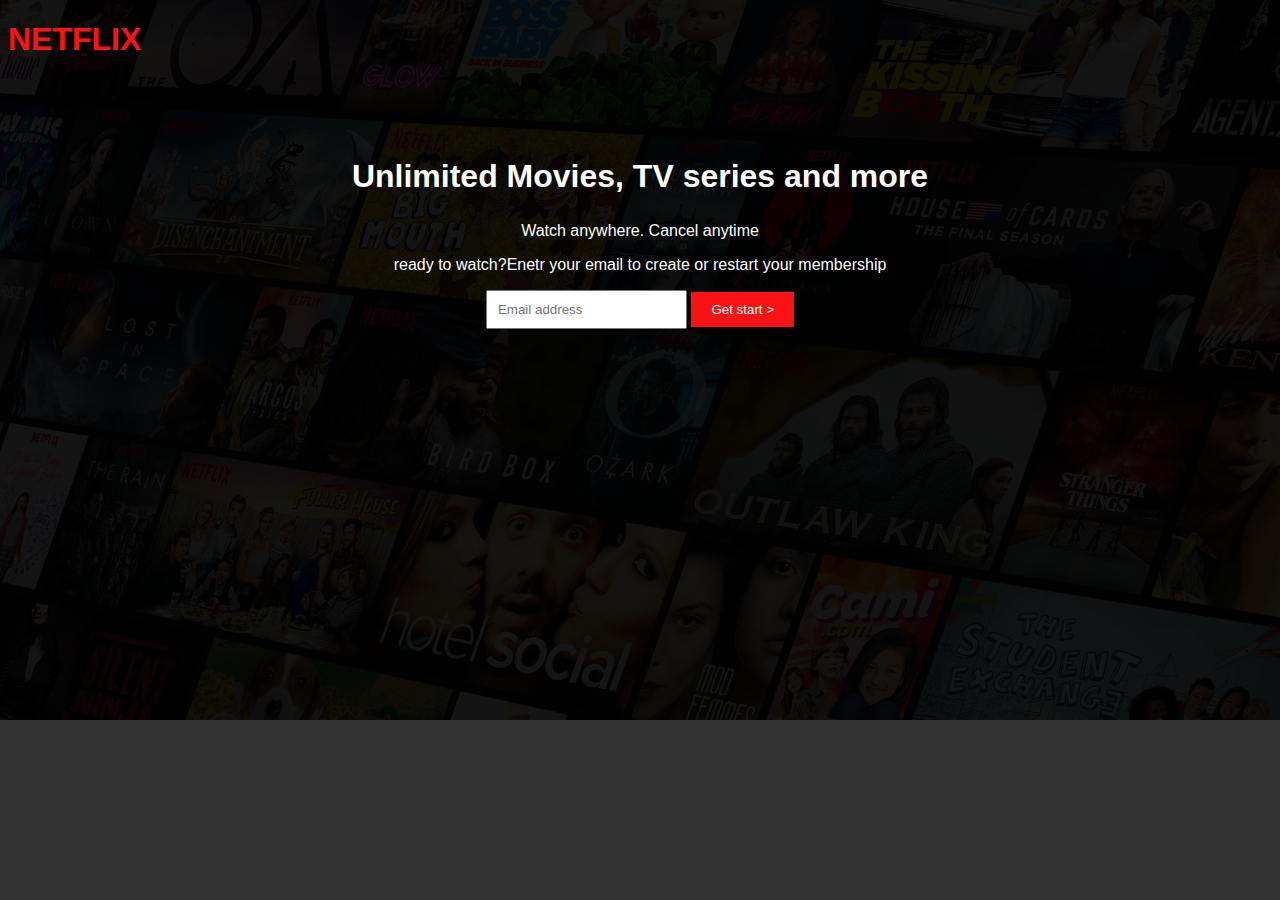
<file: Task-2/index.html>
<!DOCTYPE html>
<html lang="en">
<head>
    <meta charset="UTF-8">
    <meta name="viewport" content="width=device-width, initial-scale=1.0">
   <link rel="stylesheet" href="style.css">
    <title>Task-2</title>
</head>
<body>
    <h1>NETFLIX</h1> 
    <div class="movies">
        <h2>Unlimited Movies, TV series and more</h2>
        <p>Watch anywhere. Cancel anytime</p>
        <p> ready to watch?Enetr your email to create or restart your membership</p>
       <form action="">
        <input type="email" name="" id="" placeholder="Email address">
        <button>Get start ></button>
       </form> 
       
    </div>
    
</body>
</html>
</file>
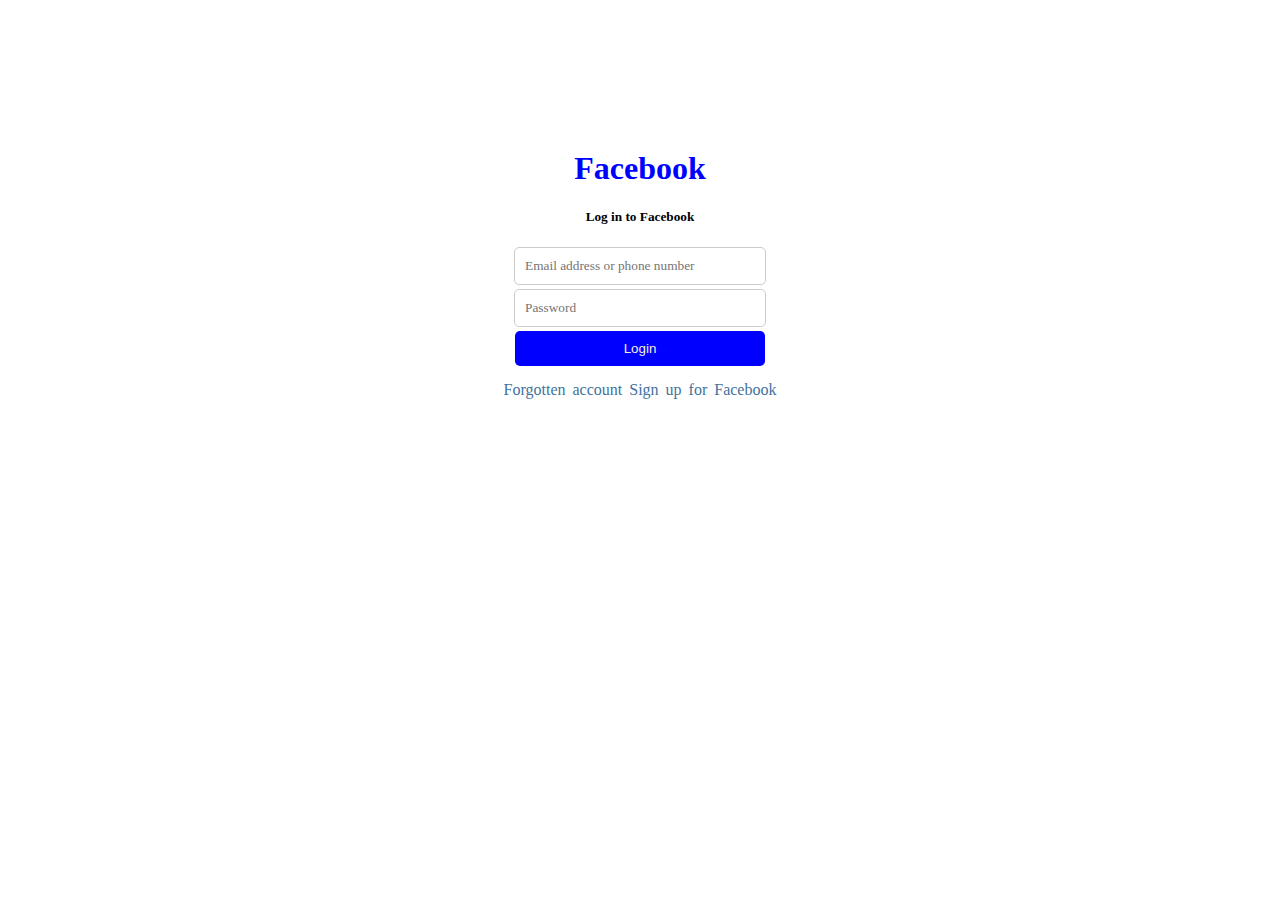
<file: Task-3/index.html>
<!DOCTYPE html>
<html lang="en">
<head>
    <meta charset="UTF-8">
    <meta name="viewport" content="width=device-width, initial-scale=1.0">
    <title>Task-3</title>
    <link rel="stylesheet" href="style.css">
</head>
<body>
   <div class="container">
    <h1>Facebook</h1>
    <h5>Log in to Facebook</h5>
    <form action="">
        <input type="email" name="" id="#" placeholder="Email address or phone number">
        <br>
        <input type="password" name="" id="" placeholder="Password">
    </form>
    <button>Login</button>
    <br>
    <a href="">Forgotten account  Sign up for Facebook</a>
   </div>
</body>
</html>
</file>
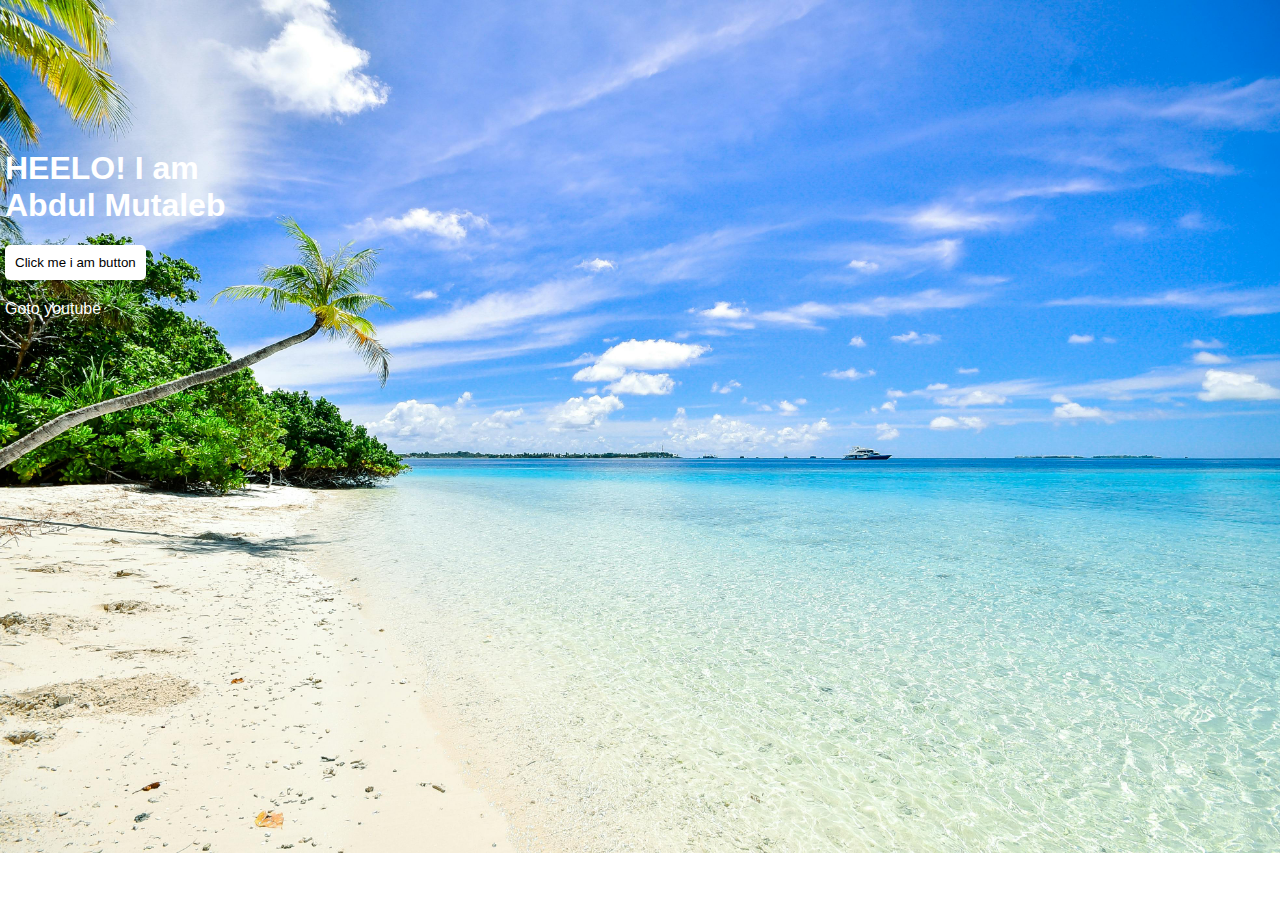
<file: Task1/index.html>
<!DOCTYPE html>
<html lang="en">
<head>
    <meta charset="UTF-8">
    <meta name="viewport" content="width=device-width, initial-scale=1.0">
   <link rel="stylesheet" href="style.css">
    <title>Task-1</title>
</head>
<body>
    <h1>HEELO! I am <br>Abdul Mutaleb</h1>
    <button>Click me i am button</button>
    <br>
    <a href="https://www.youtube.com">Goto youtube</a>
    
</body>
</html>
</file>
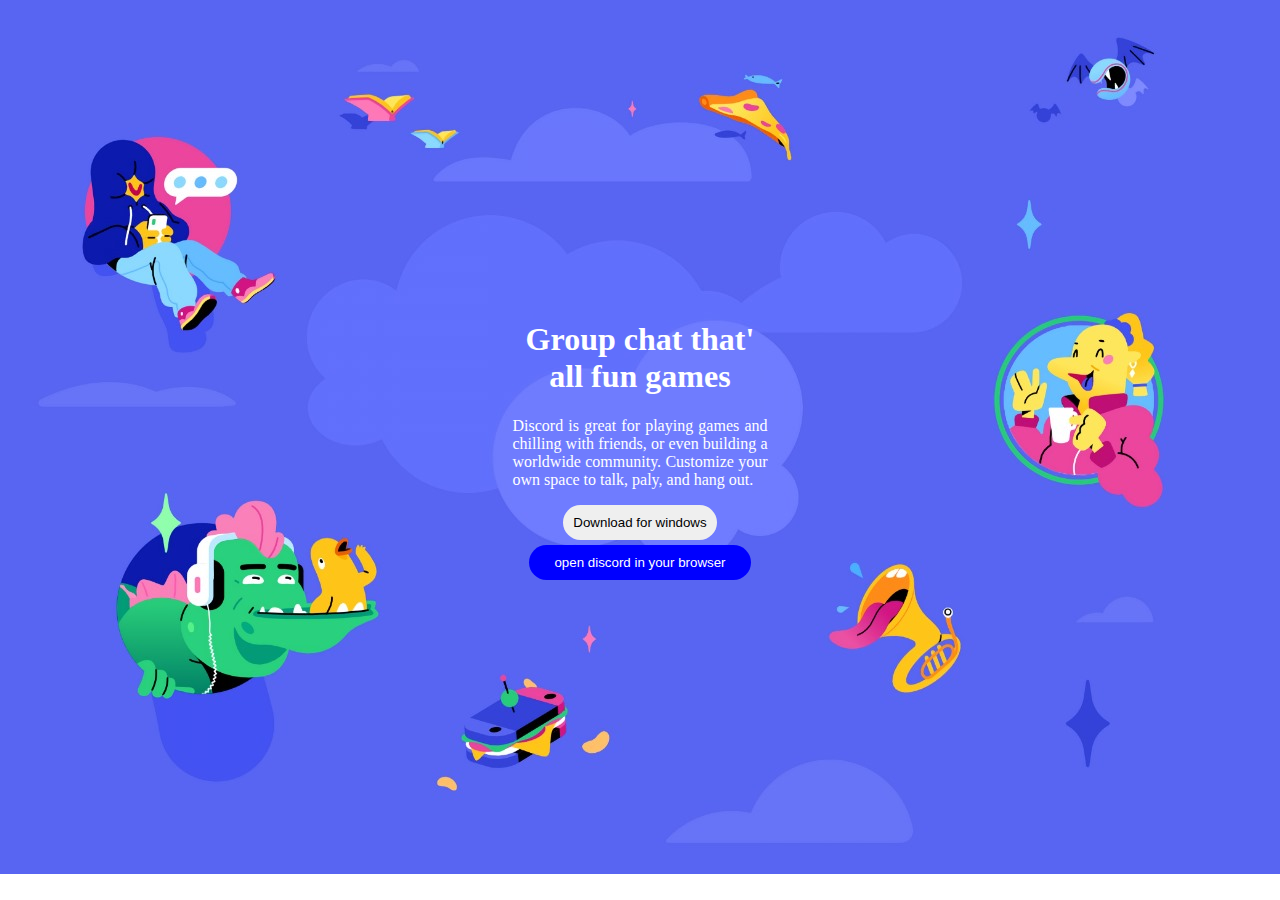
<file: Task-4/img/index.html>
<!DOCTYPE html>
<html lang="en">
<head>
    <meta charset="UTF-8">
    <meta name="viewport" content="width=device-width, initial-scale=1.0">
    <link rel="stylesheet" href="style.css">
    <title>Task-4</title>
</head>
<body>
   <div class="container">
    <h1>Group chat that' all fun games</h1>
    <p>Discord is great for playing games and chilling with friends, or even building a worldwide community. Customize your  own space to talk, paly, and hang out.</p>
    <button>Download for windows</button>
    <br>
   <a href=""> <button>open discord in your browser</button></a>
   </div>
</body>
</html>
</file>
<file: Task-2/style.css>
body{
    font-family: Netflix Sans,Helvetica Neue,Segoe UI,Roboto,Ubuntu,sans-serif;
    background-image:url(../Task-2/img/bg.jpg.jpg);
    background-color: rgba(0,0,0,0.8);
    background-blend-mode: darken;
    background-size: cover;
    background-repeat: no-repeat;
}
h1{
    color: rgb(252, 18, 18);
}
.movies{
    text-align: center;
    color: #fff;
    margin-top: 100px;
}
h2{
    font-size: 32px;
}
button{
    background-color: rgb(252, 18, 18);
    color: #fff;
    border: none;
    padding: 10px 20px;
    cursor: pointer;
}
input{
    padding: 10px;
}
</file>
<file: Task-3/style.css>
.container
{
    text-align: center;
    margin-top: 150px;
}
input{
    font-family: serif;
    margin-bottom: 4px;
    padding: 10px;
    width: 230px;
    border-radius: 5px;
    border: 1px solid #ccc;
}
button{
    padding: 10px;
    width: 250px;
    border-radius: 5px;
    border: none;
    background-color: blue;
    color: antiquewhite;
    margin-bottom: 15px;
}
a{
    color: rgb(66, 114, 157);
    text-decoration: none;
    word-spacing: 3px;
}
h1{
    color: blue;
}
</file>
<file: Task1/style.css>
body{
    margin: 0;
    font-family: 'Poppins', sans-serif;
    background-image: url('../Task1/img/bg.jpg.jpg');
    background-size: cover;
    background-repeat: no-repeat;
}
h1,button,a{
   margin-left: 5px;
}
h1{
    margin-top: 150px;
    color: #fff;
}
button{
    padding: 10px;
    background-color: #fff;
    color: #000;
    border: none;
    cursor: pointer;
    border-radius: 5px;
    margin-bottom: 20px;
}
a{
    color: #fff;
    text-decoration: none;
   margin-top: 50px;
}
</file>
<file: Task-4/img/style.css>
body{
    background-image: url(../img/bg.jpg);
    background-size: cover;
    background-repeat: no-repeat;
}
.container {
    position: absolute;
    top: 50%;
    left: 50%;
    text-align: center;
    width: 255px;
    color: #fff;
    margin-top: -150px; 
    margin-left: -127.5px; 
}

p{
    color: #ffffff;
    text-align: justify;
}
button{
    padding: 10px;
    border: none;
    border-radius: 20px;
    margin-bottom: 5px;
}
a button{
    background-color: blue;
    color: #fff;
    padding: 10px 25px;
}
</file>
